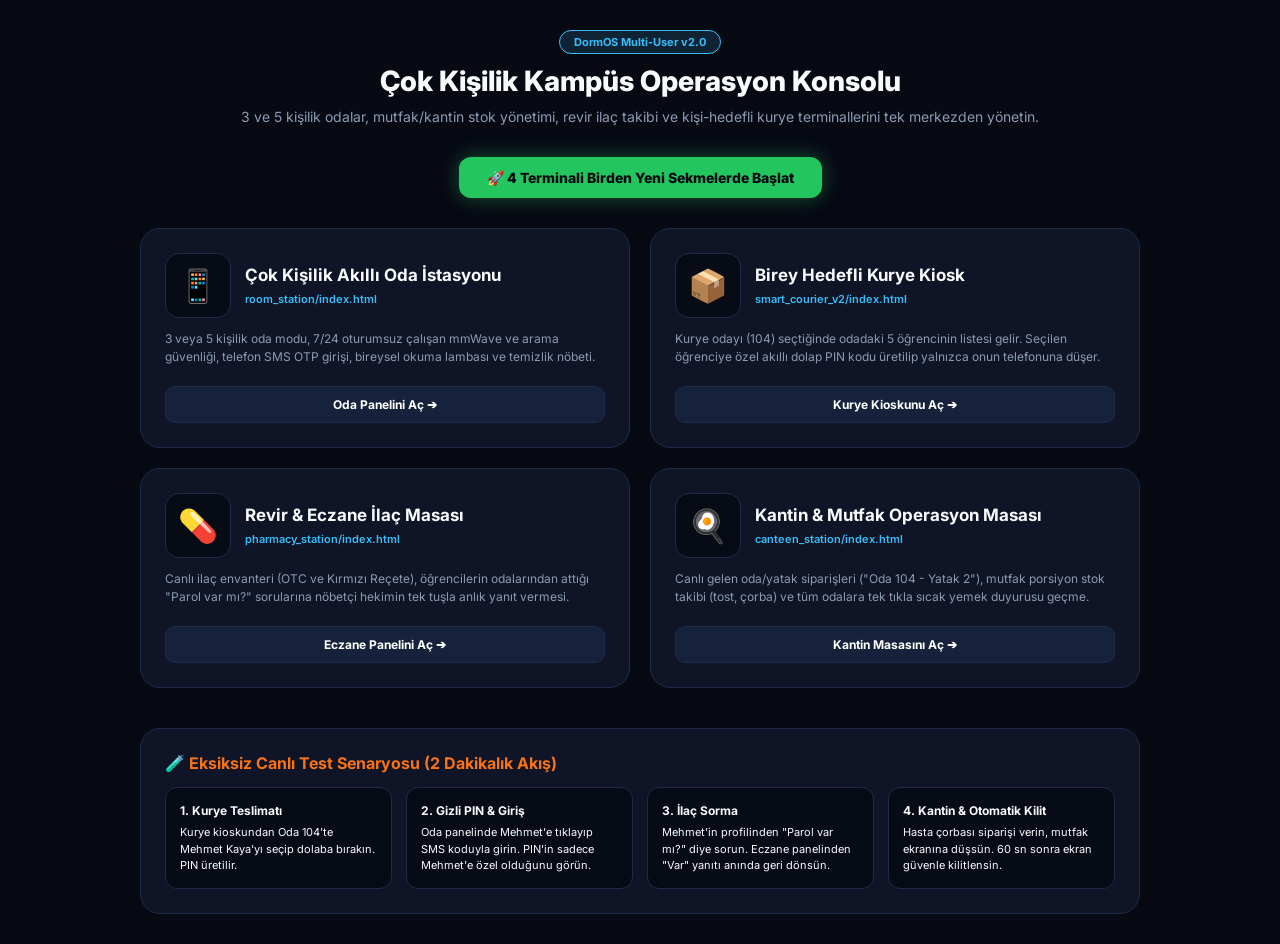
<file: dormos_multiuser/index.html>
<!DOCTYPE html>
<html lang="tr">
<head>
  <meta charset="UTF-8">
  <meta name="viewport" content="width=device-width, initial-scale=1.0">
  <title>DormOS Multi-User - Canlı Test & Operasyon Konsolu</title>
  <link href="https://fonts.googleapis.com/css2?family=Inter:wght@400;500;600;700;800&display=swap" rel="stylesheet">
  <style>
    :root {
      --bg: #070913;
      --card: #0f1526;
      --border: #1e2c4a;
      --text: #f8fafc;
      --text-muted: #8b9bb2;
      --blue: #38bdf8;
      --green: #22c55e;
      --orange: #f97316;
      --purple: #a855f7;
    }

    * { box-sizing: border-box; margin: 0; padding: 0; font-family: 'Inter', sans-serif; }
    body { background-color: var(--bg); color: var(--text); padding: 30px; min-height: 100vh; display: flex; flex-direction: column; align-items: center; }

    .hub-header { text-align: center; max-width: 800px; margin-bottom: 30px; }
    .hub-badge { display: inline-block; background: rgba(56, 189, 248, 0.15); color: var(--blue); padding: 4px 14px; border-radius: 20px; font-size: 11px; font-weight: 700; margin-bottom: 10px; border: 1px solid var(--blue); }
    .hub-header h1 { font-size: 28px; font-weight: 800; margin-bottom: 8px; }
    .hub-header p { font-size: 14px; color: var(--text-muted); line-height: 1.5; }

    .action-bar { display: flex; gap: 14px; margin-bottom: 30px; }
    .btn-launch-all { background: var(--green); color: #070913; border: none; padding: 12px 28px; border-radius: 12px; font-weight: 800; font-size: 14px; cursor: pointer; transition: all 0.2s; box-shadow: 0 0 20px rgba(34, 197, 94, 0.4); }
    .btn-launch-all:hover { transform: scale(1.03); }

    .terminals-grid { display: grid; grid-template-columns: repeat(2, 1fr); gap: 20px; width: 100%; max-width: 1000px; margin-bottom: 40px; }
    .terminal-card { background: var(--card); border: 1px solid var(--border); border-radius: 20px; padding: 24px; display: flex; flex-direction: column; transition: all 0.2s; position: relative; overflow: hidden; }
    .terminal-card:hover { border-color: var(--blue); transform: translateY(-4px); box-shadow: 0 15px 35px rgba(0, 0, 0, 0.6); }

    .t-head { display: flex; align-items: center; gap: 14px; margin-bottom: 12px; }
    .t-icon { font-size: 32px; background: #070b16; padding: 12px; border-radius: 14px; border: 1px solid var(--border); }
    .t-title h3 { font-size: 17px; font-weight: 700; margin-bottom: 2px; }
    .t-title span { font-size: 11px; color: var(--blue); font-weight: 600; }

    .t-desc { font-size: 12px; color: var(--text-muted); line-height: 1.5; margin-bottom: 20px; flex: 1; }

    .t-btn { background: #16223b; border: 1px solid var(--border); color: white; padding: 10px; border-radius: 10px; font-size: 12px; font-weight: 700; text-align: center; text-decoration: none; cursor: pointer; transition: all 0.2s; }
    .t-btn:hover { background: var(--blue); color: #070913; }

    .flow-guide { background: var(--card); border: 1px solid var(--border); border-radius: 20px; padding: 24px; width: 100%; max-width: 1000px; }
    .flow-guide h3 { font-size: 16px; margin-bottom: 14px; color: var(--orange); }
    .flow-steps { display: grid; grid-template-columns: repeat(4, 1fr); gap: 14px; }
    .step-box { background: #070b16; border: 1px solid var(--border); padding: 14px; border-radius: 12px; font-size: 11px; line-height: 1.5; }
    .step-box strong { color: var(--text); display: block; margin-bottom: 4px; font-size: 12px; }
  </style>
</head>
<body>

  <header class="hub-header">
    <div class="hub-badge">DormOS Multi-User v2.0</div>
    <h1>Çok Kişilik Kampüs Operasyon Konsolu</h1>
    <p>3 ve 5 kişilik odalar, mutfak/kantin stok yönetimi, revir ilaç takibi ve kişi-hedefli kurye terminallerini tek merkezden yönetin.</p>
  </header>

  <div class="action-bar">
    <button class="btn-launch-all" onclick="openAllTerminals()">🚀 4 Terminali Birden Yeni Sekmelerde Başlat</button>
  </div>

  <div class="terminals-grid">
    
    <!-- Kart 1: Oda İstasyonu -->
    <div class="terminal-card">
      <div class="t-head">
        <div class="t-icon">📱</div>
        <div class="t-title">
          <h3>Çok Kişilik Akıllı Oda İstasyonu</h3>
          <span>room_station/index.html</span>
        </div>
      </div>
      <p class="t-desc">3 veya 5 kişilik oda modu, 7/24 oturumsuz çalışan mmWave ve arama güvenliği, telefon SMS OTP girişi, bireysel okuma lambası ve temizlik nöbeti.</p>
      <a href="room_station/index.html" target="_blank" class="t-btn">Oda Panelini Aç ➔</a>
    </div>

    <!-- Kart 2: Kurye Kiosku -->
    <div class="terminal-card">
      <div class="t-head">
        <div class="t-icon">📦</div>
        <div class="t-title">
          <h3>Birey Hedefli Kurye Kiosk</h3>
          <span>smart_courier_v2/index.html</span>
        </div>
      </div>
      <p class="t-desc">Kurye odayı (104) seçtiğinde odadaki 5 öğrencinin listesi gelir. Seçilen öğrenciye özel akıllı dolap PIN kodu üretilip yalnızca onun telefonuna düşer.</p>
      <a href="smart_courier_v2/index.html" target="_blank" class="t-btn">Kurye Kioskunu Aç ➔</a>
    </div>

    <!-- Kart 3: Eczane & Revir -->
    <div class="terminal-card">
      <div class="t-head">
        <div class="t-icon">💊</div>
        <div class="t-title">
          <h3>Revir & Eczane İlaç Masası</h3>
          <span>pharmacy_station/index.html</span>
        </div>
      </div>
      <p class="t-desc">Canlı ilaç envanteri (OTC ve Kırmızı Reçete), öğrencilerin odalarından attığı "Parol var mı?" sorularına nöbetçi hekimin tek tuşla anlık yanıt vermesi.</p>
      <a href="pharmacy_station/index.html" target="_blank" class="t-btn">Eczane Panelini Aç ➔</a>
    </div>

    <!-- Kart 4: Kantin & Mutfak -->
    <div class="terminal-card">
      <div class="t-head">
        <div class="t-icon">🍳</div>
        <div class="t-title">
          <h3>Kantin & Mutfak Operasyon Masası</h3>
          <span>canteen_station/index.html</span>
        </div>
      </div>
      <p class="t-desc">Canlı gelen oda/yatak siparişleri ("Oda 104 - Yatak 2"), mutfak porsiyon stok takibi (tost, çorba) ve tüm odalara tek tıkla sıcak yemek duyurusu geçme.</p>
      <a href="canteen_station/index.html" target="_blank" class="t-btn">Kantin Masasını Aç ➔</a>
    </div>

  </div>

  <section class="flow-guide">
    <h3>🧪 Eksiksiz Canlı Test Senaryosu (2 Dakikalık Akış)</h3>
    <div class="flow-steps">
      <div class="step-box">
        <strong>1. Kurye Teslimatı</strong>
        Kurye kioskundan Oda 104'te Mehmet Kaya'yı seçip dolaba bırakın. PIN üretilir.
      </div>
      <div class="step-box">
        <strong>2. Gizli PIN & Giriş</strong>
        Oda panelinde Mehmet'e tıklayıp SMS koduyla girin. PIN'in sadece Mehmet'e özel olduğunu görün.
      </div>
      <div class="step-box">
        <strong>3. İlaç Sorma</strong>
        Mehmet'in profilinden "Parol var mı?" diye sorun. Eczane panelinden "Var" yanıtı anında geri dönsün.
      </div>
      <div class="step-box">
        <strong>4. Kantin & Otomatik Kilit</strong>
        Hasta çorbası siparişi verin, mutfak ekranına düşsün. 60 sn sonra ekran güvenle kilitlensin.
      </div>
    </div>
  </section>

  <script>
    function openAllTerminals() {
      window.open('room_station/index.html', '_blank');
      window.open('smart_courier_v2/index.html', '_blank');
      window.open('pharmacy_station/index.html', '_blank');
      window.open('canteen_station/index.html', '_blank');
    }
  </script>

</body>
</html>
</file>
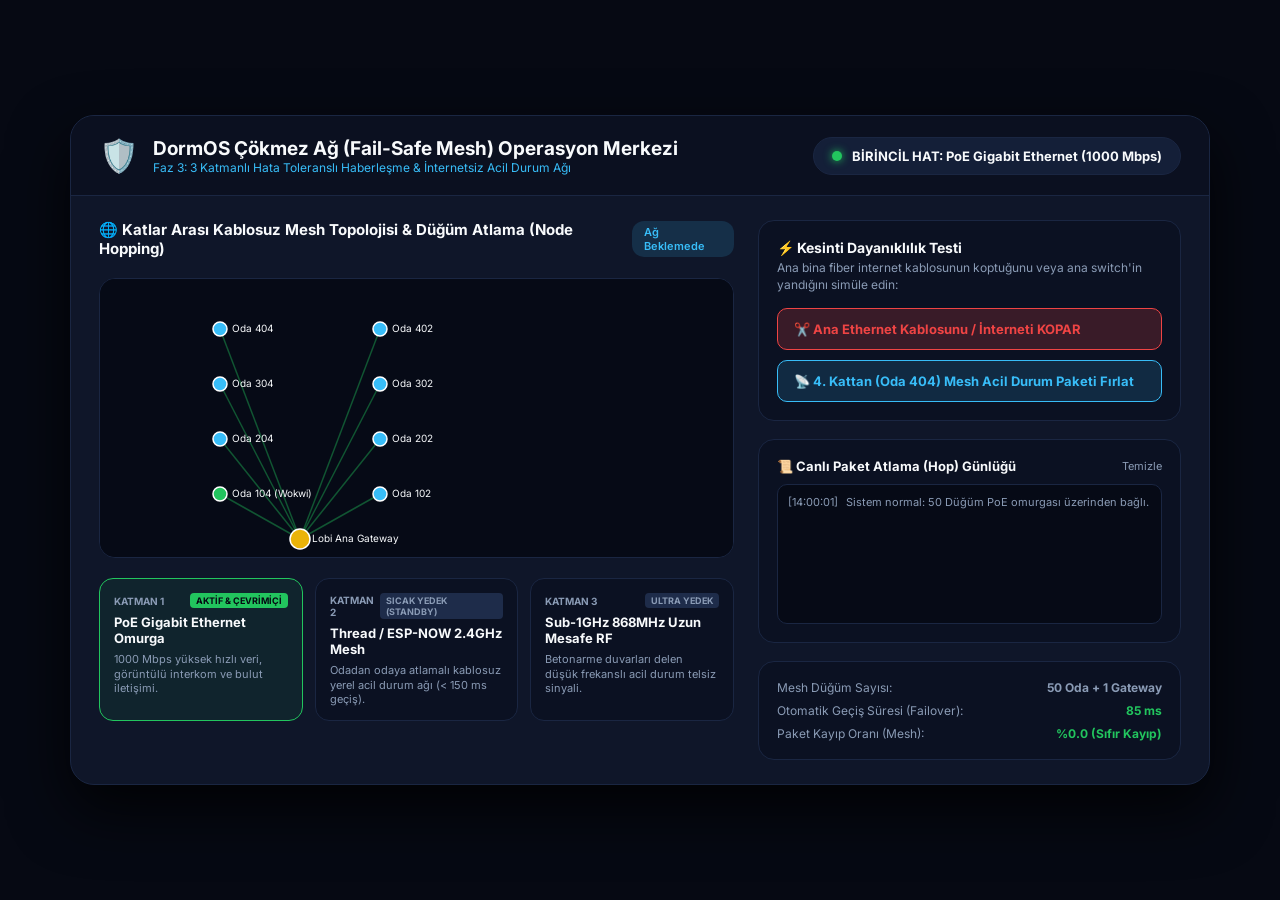
<file: failsafe_mesh/index.html>
<!DOCTYPE html>
<html lang="tr">
<head>
  <meta charset="UTF-8">
  <meta name="viewport" content="width=device-width, initial-scale=1.0">
  <title>DormOS - Faz 3: Çökmez Ağ & Offline Mesh Simülatörü</title>
  <link rel="stylesheet" href="style.css">
  <link href="https://fonts.googleapis.com/css2?family=Inter:wght@400;500;600;700;800&display=swap" rel="stylesheet">
</head>
<body>

  <div class="mesh-container">
    
    <!-- Üst Kontrol Başlığı -->
    <header class="mesh-header">
      <div class="brand">
        <span class="icon">🛡️</span>
        <div>
          <h1>DormOS Çökmez Ağ (Fail-Safe Mesh) Operasyon Merkezi</h1>
          <p>Faz 3: 3 Katmanlı Hata Toleranslı Haberleşme & İnternetsiz Acil Durum Ağı</p>
        </div>
      </div>

      <div class="network-mode-pill" id="network-status-pill">
        <span class="dot green" id="status-dot"></span>
        <strong id="network-mode-title">BİRİNCİL HAT: PoE Gigabit Ethernet (1000 Mbps)</strong>
      </div>
    </header>

    <!-- Ana Çalışma Düzeni -->
    <div class="mesh-layout">
      
      <!-- Sol: Canlı Ağ Topolojisi & Düğüm Haritası -->
      <section class="topology-section">
        <div class="topology-head">
          <h3>🌐 Katlar Arası Kablosuz Mesh Topolojisi & Düğüm Atlama (Node Hopping)</h3>
          <span class="badge" id="packet-status-badge">Ağ Beklemede</span>
        </div>

        <div class="topology-canvas-wrap">
          <canvas id="topologyCanvas"></canvas>
        </div>

        <!-- Katman Göstergeleri -->
        <div class="layers-status-grid">
          <div class="layer-card active" id="layer-1-card">
            <div class="l-head">
              <span class="l-num">Katman 1</span>
              <span class="l-badge" id="l1-badge">AKTİF & ÇEVRİMİÇİ</span>
            </div>
            <h4>PoE Gigabit Ethernet Omurga</h4>
            <p>1000 Mbps yüksek hızlı veri, görüntülü interkom ve bulut iletişimi.</p>
          </div>

          <div class="layer-card standby" id="layer-2-card">
            <div class="l-head">
              <span class="l-num">Katman 2</span>
              <span class="l-badge" id="l2-badge">SICAK YEDEK (STANDBY)</span>
            </div>
            <h4>Thread / ESP-NOW 2.4GHz Mesh</h4>
            <p>Odadan odaya atlamalı kablosuz yerel acil durum ağı (< 150 ms geçiş).</p>
          </div>

          <div class="layer-card standby" id="layer-3-card">
            <div class="l-head">
              <span class="l-num">Katman 3</span>
              <span class="l-badge" id="l3-badge">ULTRA YEDEK</span>
            </div>
            <h4>Sub-1GHz 868MHz Uzun Mesafe RF</h4>
            <p>Betonarme duvarları delen düşük frekanslı acil durum telsiz sinyali.</p>
          </div>
        </div>

      </section>

      <!-- Sağ: Kesinti Simülatörü ve Test Kontrolleri -->
      <aside class="controls-sidebar">
        
        <!-- Kesinti Tetikleme Kartı -->
        <div class="card sim-kill-card">
          <h3>⚡ Kesinti Dayanıklılık Testi</h3>
          <p class="desc">Ana bina fiber internet kablosunun koptuğunu veya ana switch'in yandığını simüle edin:</p>
          
          <div class="kill-buttons">
            <button id="btn-cut-cable" class="btn-kill danger" onclick="toggleCableCut()">
              ✂️ Ana Ethernet Kablosunu / İnterneti KOPAR
            </button>
            <button class="btn-kill primary" onclick="sendMeshEmergencyPacket()">
              📡 4. Kattan (Oda 404) Mesh Acil Durum Paketi Fırlat
            </button>
          </div>
        </div>

        <!-- Canlı Paket Günlüğü -->
        <div class="card logs-card">
          <div class="logs-head">
            <h3>📜 Canlı Paket Atlama (Hop) Günlüğü</h3>
            <button class="btn-clear-log" onclick="clearLogs()">Temizle</button>
          </div>
          <div class="logs-content" id="mesh-logs">
            <div class="log-entry info">
              <span class="time">[14:00:01]</span>
              <span>Sistem normal: 50 Düğüm PoE omurgası üzerinden bağlı.</span>
            </div>
          </div>
        </div>

        <!-- Metrikler -->
        <div class="card metrics-mini">
          <div class="m-row">
            <span>Mesh Düğüm Sayısı:</span>
            <strong>50 Oda + 1 Gateway</strong>
          </div>
          <div class="m-row">
            <span>Otomatik Geçiş Süresi (Failover):</span>
            <strong class="text-green">85 ms</strong>
          </div>
          <div class="m-row">
            <span>Paket Kayıp Oranı (Mesh):</span>
            <strong class="text-green">%0.0 (Sıfır Kayıp)</strong>
          </div>
        </div>

      </aside>

    </div>

  </div>

  <script src="app.js"></script>
</body>
</html>
</file>
<file: failsafe_mesh/style.css>
:root {
  --bg: #060913;
  --card: #0f1629;
  --border: #1a2642;
  --text: #f8fafc;
  --text-muted: #8a9bb5;
  --blue: #38bdf8;
  --green: #22c55e;
  --red: #ef4444;
  --orange: #f97316;
  --yellow: #eab308;
  --purple: #a855f7;
}

* {
  box-sizing: border-box;
  margin: 0;
  padding: 0;
  font-family: 'Inter', sans-serif;
}

body {
  background-color: var(--bg);
  color: var(--text);
  min-height: 100vh;
  display: flex;
  justify-content: center;
  align-items: center;
  padding: 20px;
}

.mesh-container {
  width: 1140px;
  background: var(--card);
  border-radius: 24px;
  border: 1px solid var(--border);
  box-shadow: 0 25px 60px rgba(0, 0, 0, 0.8);
  overflow: hidden;
  display: flex;
  flex-direction: column;
}

.mesh-header {
  background: #0b1020;
  padding: 20px 28px;
  display: flex;
  justify-content: space-between;
  align-items: center;
  border-bottom: 1px solid var(--border);
}

.brand {
  display: flex;
  align-items: center;
  gap: 14px;
}

.brand .icon {
  font-size: 32px;
}

.brand h1 {
  font-size: 19px;
  font-weight: 700;
}

.brand p {
  font-size: 12px;
  color: var(--blue);
}

.network-mode-pill {
  background: #141f38;
  border: 1px solid var(--border);
  padding: 10px 18px;
  border-radius: 24px;
  display: flex;
  align-items: center;
  gap: 10px;
  font-size: 13px;
}

.dot {
  width: 10px;
  height: 10px;
  border-radius: 50%;
}
.dot.green { background: var(--green); box-shadow: 0 0 8px var(--green); }
.dot.orange { background: var(--orange); box-shadow: 0 0 8px var(--orange); animation: blink-mesh 1s infinite; }
.dot.red { background: var(--red); box-shadow: 0 0 8px var(--red); animation: blink-mesh 0.8s infinite; }

@keyframes blink-mesh { 50% { opacity: 0.3; } }

.mesh-layout {
  display: grid;
  grid-template-columns: 1.5fr 1fr;
  gap: 24px;
  padding: 24px 28px;
}

/* Sol Panel: Topoloji */
.topology-section {
  display: flex;
  flex-direction: column;
  gap: 20px;
}

.topology-head {
  display: flex;
  justify-content: space-between;
  align-items: center;
}

.topology-head h3 { font-size: 15px; }

.badge {
  background: rgba(56, 189, 248, 0.15);
  color: var(--blue);
  padding: 4px 12px;
  border-radius: 12px;
  font-size: 11px;
  font-weight: 600;
}

.topology-canvas-wrap {
  width: 100%;
  height: 280px;
  background: #060a16;
  border-radius: 16px;
  border: 1px solid var(--border);
  overflow: hidden;
  position: relative;
}

canvas {
  width: 100%;
  height: 100%;
  display: block;
}

/* Katman Kartları */
.layers-status-grid {
  display: grid;
  grid-template-columns: repeat(3, 1fr);
  gap: 12px;
}

.layer-card {
  background: #0b1122;
  border: 1px solid var(--border);
  border-radius: 14px;
  padding: 14px;
  display: flex;
  flex-direction: column;
  gap: 6px;
  transition: all 0.3s;
}

.layer-card.active {
  border-color: var(--green);
  background: rgba(34, 197, 94, 0.08);
}

.layer-card.fallback-active {
  border-color: var(--orange);
  background: rgba(249, 115, 22, 0.12);
}

.layer-card.cut-off {
  border-color: var(--red);
  opacity: 0.5;
}

.l-head {
  display: flex;
  justify-content: space-between;
  align-items: center;
}

.l-num { font-size: 10px; color: var(--text-muted); text-transform: uppercase; font-weight: 700; }
.l-badge { font-size: 9px; font-weight: 700; padding: 2px 6px; border-radius: 4px; }

.layer-card.active .l-badge { background: var(--green); color: #060913; }
.layer-card.fallback-active .l-badge { background: var(--orange); color: #060913; }
.layer-card.standby .l-badge { background: #1e2c4a; color: var(--text-muted); }
.layer-card.cut-off .l-badge { background: var(--red); color: white; }

.layer-card h4 { font-size: 13px; }
.layer-card p { font-size: 11px; color: var(--text-muted); line-height: 1.3; }

/* Sağ Panel */
.controls-sidebar {
  display: flex;
  flex-direction: column;
  gap: 18px;
}

.card {
  background: #0b1122;
  border: 1px solid var(--border);
  border-radius: 16px;
  padding: 18px;
}

.sim-kill-card h3 { font-size: 14px; margin-bottom: 4px; }
.sim-kill-card .desc { font-size: 12px; color: var(--text-muted); margin-bottom: 14px; line-height: 1.4; }

.kill-buttons {
  display: flex;
  flex-direction: column;
  gap: 10px;
}

.btn-kill {
  border: none;
  padding: 12px 16px;
  border-radius: 10px;
  font-weight: 700;
  font-size: 13px;
  cursor: pointer;
  transition: all 0.2s;
  text-align: left;
}

.btn-kill:active { transform: scale(0.98); }
.btn-kill.danger { background: rgba(239, 68, 68, 0.2); border: 1px solid var(--red); color: var(--red); }
.btn-kill.danger.reconnect { background: rgba(34, 197, 94, 0.2); border: 1px solid var(--green); color: var(--green); }
.btn-kill.primary { background: rgba(56, 189, 248, 0.15); border: 1px solid var(--blue); color: var(--blue); }

.logs-card {
  flex: 1;
  display: flex;
  flex-direction: column;
}

.logs-head {
  display: flex;
  justify-content: space-between;
  align-items: center;
  margin-bottom: 10px;
}

.logs-head h3 { font-size: 13px; }

.btn-clear-log {
  background: transparent;
  border: none;
  color: var(--text-muted);
  font-size: 11px;
  cursor: pointer;
}

.logs-content {
  background: #060a16;
  border: 1px solid var(--border);
  border-radius: 10px;
  padding: 10px;
  font-family: monospace;
  font-size: 11px;
  height: 140px;
  overflow-y: auto;
  display: flex;
  flex-direction: column;
  gap: 6px;
}

.log-entry {
  display: flex;
  gap: 8px;
  line-height: 1.4;
}

.log-entry.info { color: var(--text-muted); }
.log-entry.warn { color: var(--yellow); }
.log-entry.danger { color: var(--red); }
.log-entry.success { color: var(--green); }
.log-entry.hop { color: var(--purple); font-weight: bold; }

.metrics-mini {
  display: flex;
  flex-direction: column;
  gap: 8px;
}

.m-row {
  display: flex;
  justify-content: space-between;
  font-size: 12px;
  color: var(--text-muted);
}

.text-green { color: var(--green); }
</file>
